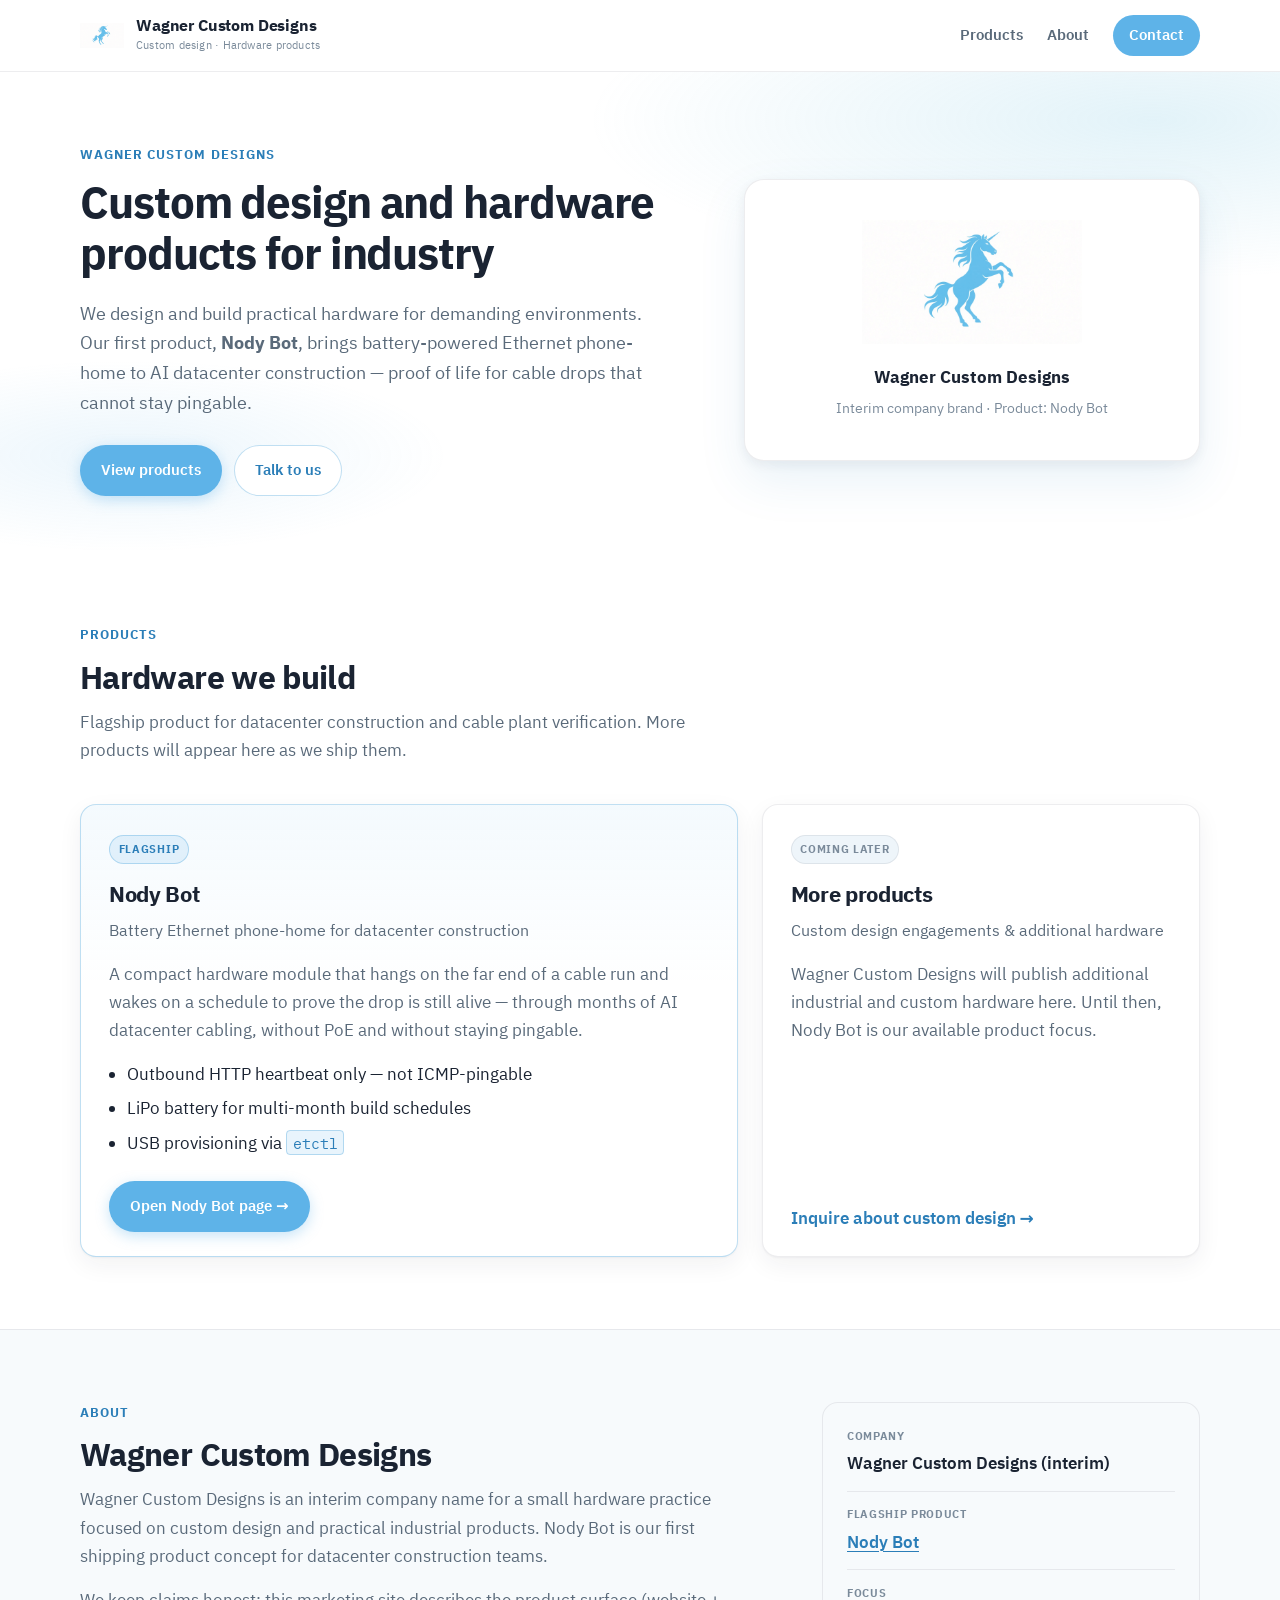
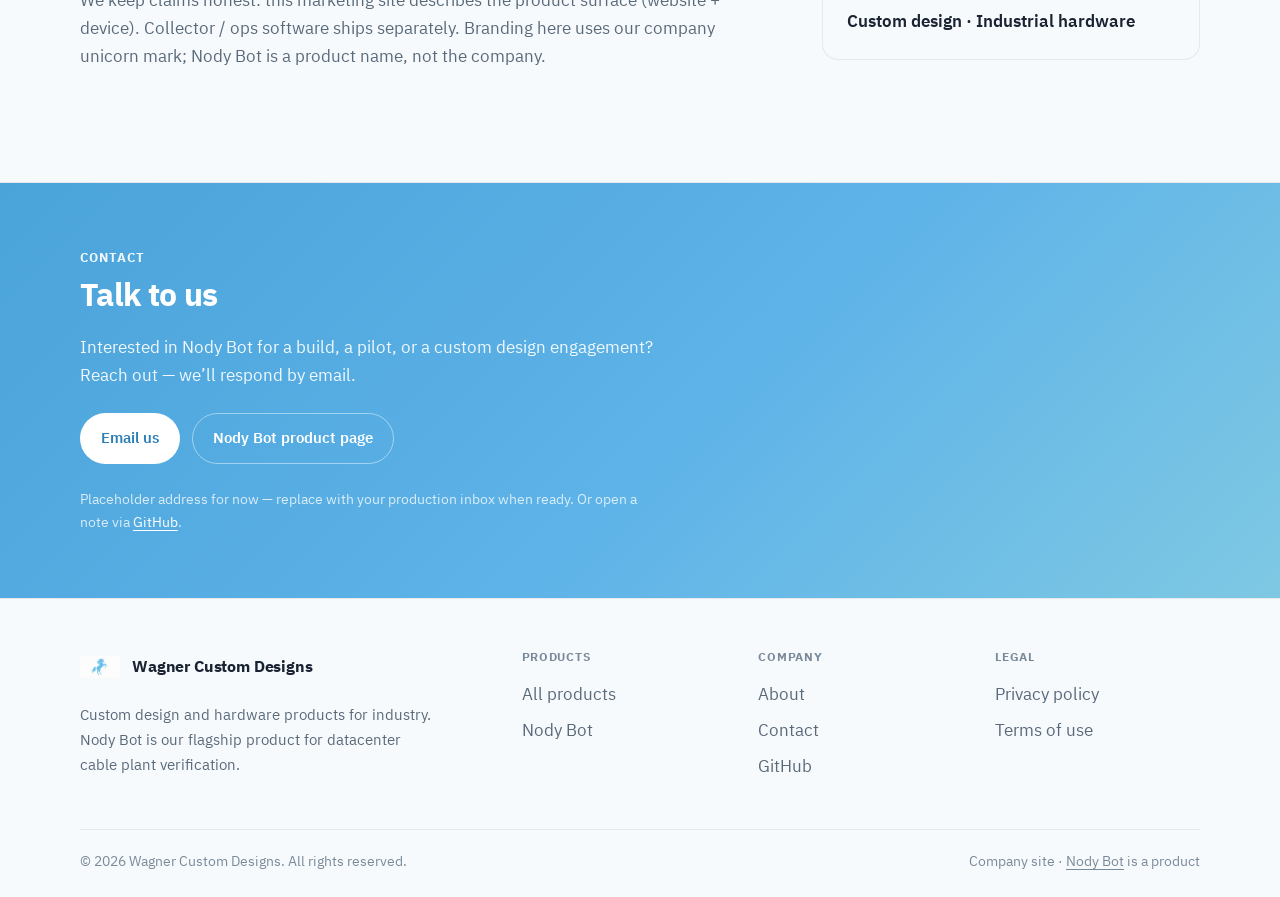
<file: index.html>
<!DOCTYPE html>
<html lang="en">
<head>
  <meta charset="utf-8" />
  <meta name="viewport" content="width=device-width, initial-scale=1" />
  <meta name="description" content="Wagner Custom Designs — custom design and hardware products for industry. Flagship product: Nody Bot." />
  <meta name="theme-color" content="#5EB3E8" />
  <title>Wagner Custom Designs — Custom Design &amp; Hardware Products</title>
  <link rel="icon" href="assets/wagner-unicorn-logo.png" type="image/png" sizes="any" />
  <link rel="icon" href="assets/favicon.svg" type="image/svg+xml" />
  <link rel="apple-touch-icon" href="assets/wagner-unicorn-logo.png" />
  <link rel="stylesheet" href="styles.css" />
</head>
<body>
  <a class="skip-link" href="#main">Skip to content</a>

  <header class="site-header" id="top">
    <div class="wrap header-inner">
      <a class="brand" href="index.html" aria-label="Wagner Custom Designs home">
        <img class="brand-mark" src="assets/wagner-unicorn-logo.png" width="44" height="44" alt="" />
        <span class="brand-wordmark">
          <span class="brand-name">Wagner Custom Designs</span>
          <span class="brand-sub">Custom design · Hardware products</span>
        </span>
      </a>

      <button type="button" class="nav-toggle" id="nav-toggle" aria-expanded="false" aria-controls="primary-nav" aria-label="Open menu">
        <span class="nav-toggle-bar" aria-hidden="true"></span>
        <span class="nav-toggle-bar" aria-hidden="true"></span>
        <span class="nav-toggle-bar" aria-hidden="true"></span>
      </button>

      <nav class="nav" id="primary-nav" aria-label="Primary">
        <a href="#products">Products</a>
        <a href="#about">About</a>
        <a href="#contact" class="nav-cta">Contact</a>
      </nav>
    </div>
  </header>

  <main id="main">
    <!-- Hero: company positioning -->
    <section class="hero" aria-labelledby="hero-heading">
      <div class="wrap hero-grid">
        <div class="hero-copy">
          <p class="eyebrow">Wagner Custom Designs</p>
          <h1 id="hero-heading">Custom design and hardware products for industry</h1>
          <p class="lede">
            We design and build practical hardware for demanding environments.
            Our first product, <strong>Nody Bot</strong>, brings battery-powered Ethernet
            phone-home to AI datacenter construction — proof of life for cable drops
            that cannot stay pingable.
          </p>
          <div class="hero-actions">
            <a class="btn btn-primary" href="#products">View products</a>
            <a class="btn btn-secondary" href="#contact">Talk to us</a>
          </div>
        </div>

        <div class="hero-visual" aria-hidden="true">
          <div class="hero-card">
            <img class="hero-unicorn" src="assets/wagner-unicorn-logo.png" width="220" height="220" alt="" />
            <p class="hero-card-label">Wagner Custom Designs</p>
            <p class="hero-card-meta">Interim company brand · Product: Nody Bot</p>
          </div>
        </div>
      </div>
    </section>

    <!-- Products listing (cards link out) -->
    <section id="products" class="section">
      <div class="wrap">
        <header class="section-head">
          <p class="eyebrow">Products</p>
          <h2>Hardware we build</h2>
          <p class="section-lede">
            Flagship product for datacenter construction and cable plant verification.
            More products will appear here as we ship them.
          </p>
        </header>

        <div class="product-grid">
          <article class="product-card product-card-flagship">
            <div class="product-card-top">
              <span class="product-badge">Flagship</span>
              <h3>Nody Bot</h3>
              <p class="product-tagline">Battery Ethernet phone-home for datacenter construction</p>
            </div>
            <p>
              A compact hardware module that hangs on the far end of a cable run and wakes
              on a schedule to prove the drop is still alive — through months of AI datacenter
              cabling, without PoE and without staying pingable.
            </p>
            <ul class="product-highlights">
              <li>Outbound HTTP heartbeat only — not ICMP-pingable</li>
              <li>LiPo battery for multi-month build schedules</li>
              <li>USB provisioning via <code>etctl</code></li>
            </ul>
            <a class="btn btn-primary" href="nody-bot.html">Open Nody Bot page →</a>
          </article>

          <article class="product-card product-card-placeholder" aria-label="Future products">
            <div class="product-card-top">
              <span class="product-badge muted">Coming later</span>
              <h3>More products</h3>
              <p class="product-tagline">Custom design engagements &amp; additional hardware</p>
            </div>
            <p>
              Wagner Custom Designs will publish additional industrial and custom hardware
              here. Until then, Nody Bot is our available product focus.
            </p>
            <a class="text-link" href="#contact">Inquire about custom design →</a>
          </article>
        </div>
      </div>
    </section>

    <!-- About -->
    <section id="about" class="section section-soft">
      <div class="wrap about-grid">
        <header class="section-head">
          <p class="eyebrow">About</p>
          <h2>Wagner Custom Designs</h2>
          <p class="section-lede">
            Wagner Custom Designs is an interim company name for a small hardware practice
            focused on custom design and practical industrial products. Nody Bot is our
            first shipping product concept for datacenter construction teams.
          </p>
          <p class="section-lede">
            We keep claims honest: this marketing site describes the product surface
            (website + device). Collector / ops software ships separately. Branding here
            uses our company unicorn mark; Nody Bot is a product name, not the company.
          </p>
        </header>
        <aside class="about-aside" aria-label="Company facts">
          <dl>
            <div>
              <dt>Company</dt>
              <dd>Wagner Custom Designs (interim)</dd>
            </div>
            <div>
              <dt>Flagship product</dt>
              <dd><a href="nody-bot.html">Nody Bot</a></dd>
            </div>
            <div>
              <dt>Focus</dt>
              <dd>Custom design · Industrial hardware</dd>
            </div>
          </dl>
        </aside>
      </div>
    </section>

    <!-- Contact -->
    <section id="contact" class="section section-cta">
      <div class="wrap cta-inner">
        <div class="cta-copy">
          <p class="eyebrow eyebrow-light">Contact</p>
          <h2>Talk to us</h2>
          <p>
            Interested in Nody Bot for a build, a pilot, or a custom design engagement?
            Reach out — we’ll respond by email.
          </p>
        </div>
        <div class="cta-actions">
          <a class="btn btn-on-blue" href="mailto:hello@wagnercustomdesigns.example?subject=Wagner%20Custom%20Designs%20inquiry">Email us</a>
          <a class="btn btn-ghost-light" href="nody-bot.html">Nody Bot product page</a>
        </div>
        <p class="cta-note">
          Placeholder address for now — replace with your production inbox when ready.
          Or open a note via
          <a href="https://github.com/roguespark-04/nody-box-web">GitHub</a>.
        </p>
      </div>
    </section>
  </main>

  <footer class="site-footer">
    <div class="wrap footer-grid">
      <div class="footer-brand">
        <a class="brand brand-footer" href="index.html" aria-label="Wagner Custom Designs home">
          <img class="brand-mark" src="assets/wagner-unicorn-logo.png" width="40" height="40" alt="" />
          <span class="brand-name">Wagner Custom Designs</span>
        </a>
        <p class="footer-tagline">
          Custom design and hardware products for industry. Nody Bot is our flagship
          product for datacenter cable plant verification.
        </p>
      </div>

      <nav class="footer-col" aria-label="Products">
        <h3>Products</h3>
        <ul>
          <li><a href="#products">All products</a></li>
          <li><a href="nody-bot.html">Nody Bot</a></li>
        </ul>
      </nav>

      <nav class="footer-col" aria-label="Company">
        <h3>Company</h3>
        <ul>
          <li><a href="#about">About</a></li>
          <li><a href="#contact">Contact</a></li>
          <li><a href="https://github.com/roguespark-04/nody-box-web">GitHub</a></li>
        </ul>
      </nav>

      <nav class="footer-col" aria-label="Legal">
        <h3>Legal</h3>
        <ul>
          <li><a href="privacy.html">Privacy policy</a></li>
          <li><a href="terms.html">Terms of use</a></li>
        </ul>
      </nav>
    </div>
    <div class="wrap footer-bottom">
      <p>© 2026 Wagner Custom Designs. All rights reserved.</p>
      <p class="footer-meta">Company site · <a href="nody-bot.html">Nody Bot</a> is a product</p>
    </div>
  </footer>

  <script src="app.js" defer></script>
</body>
</html>
</file>
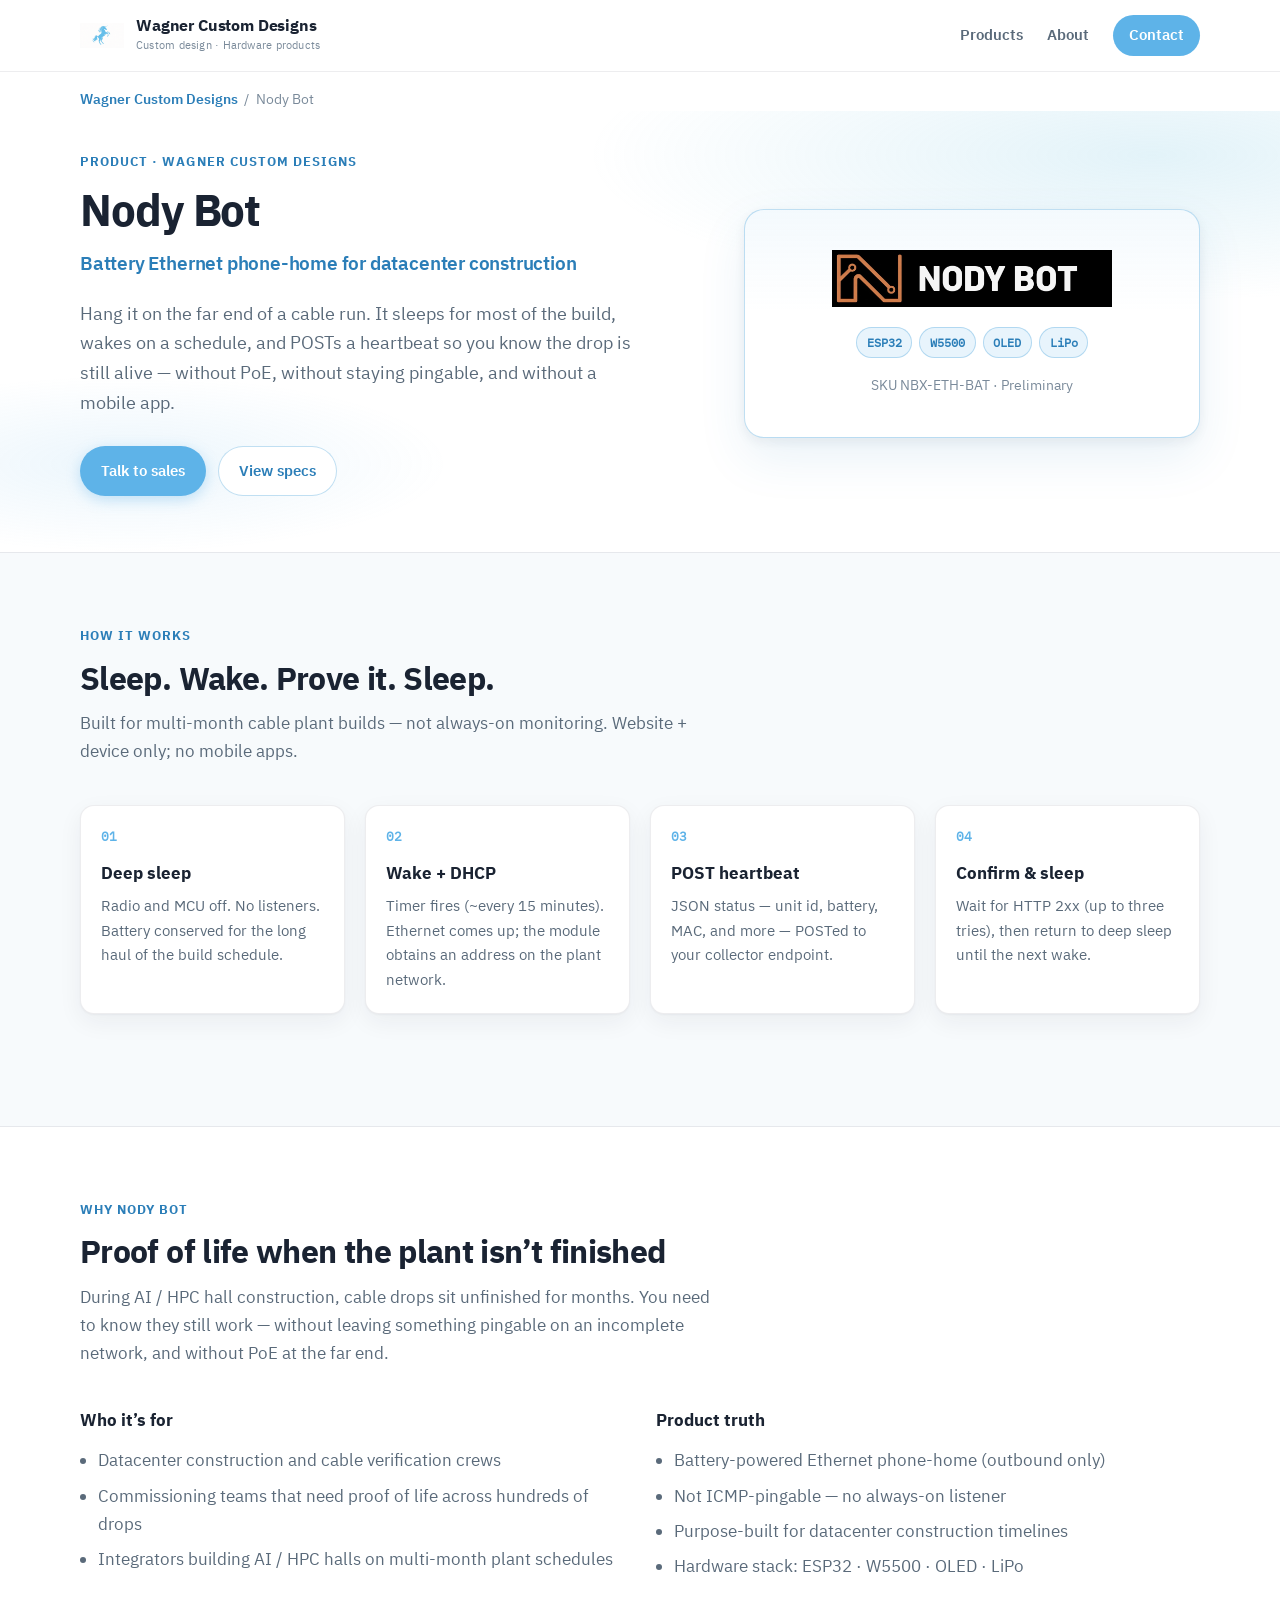
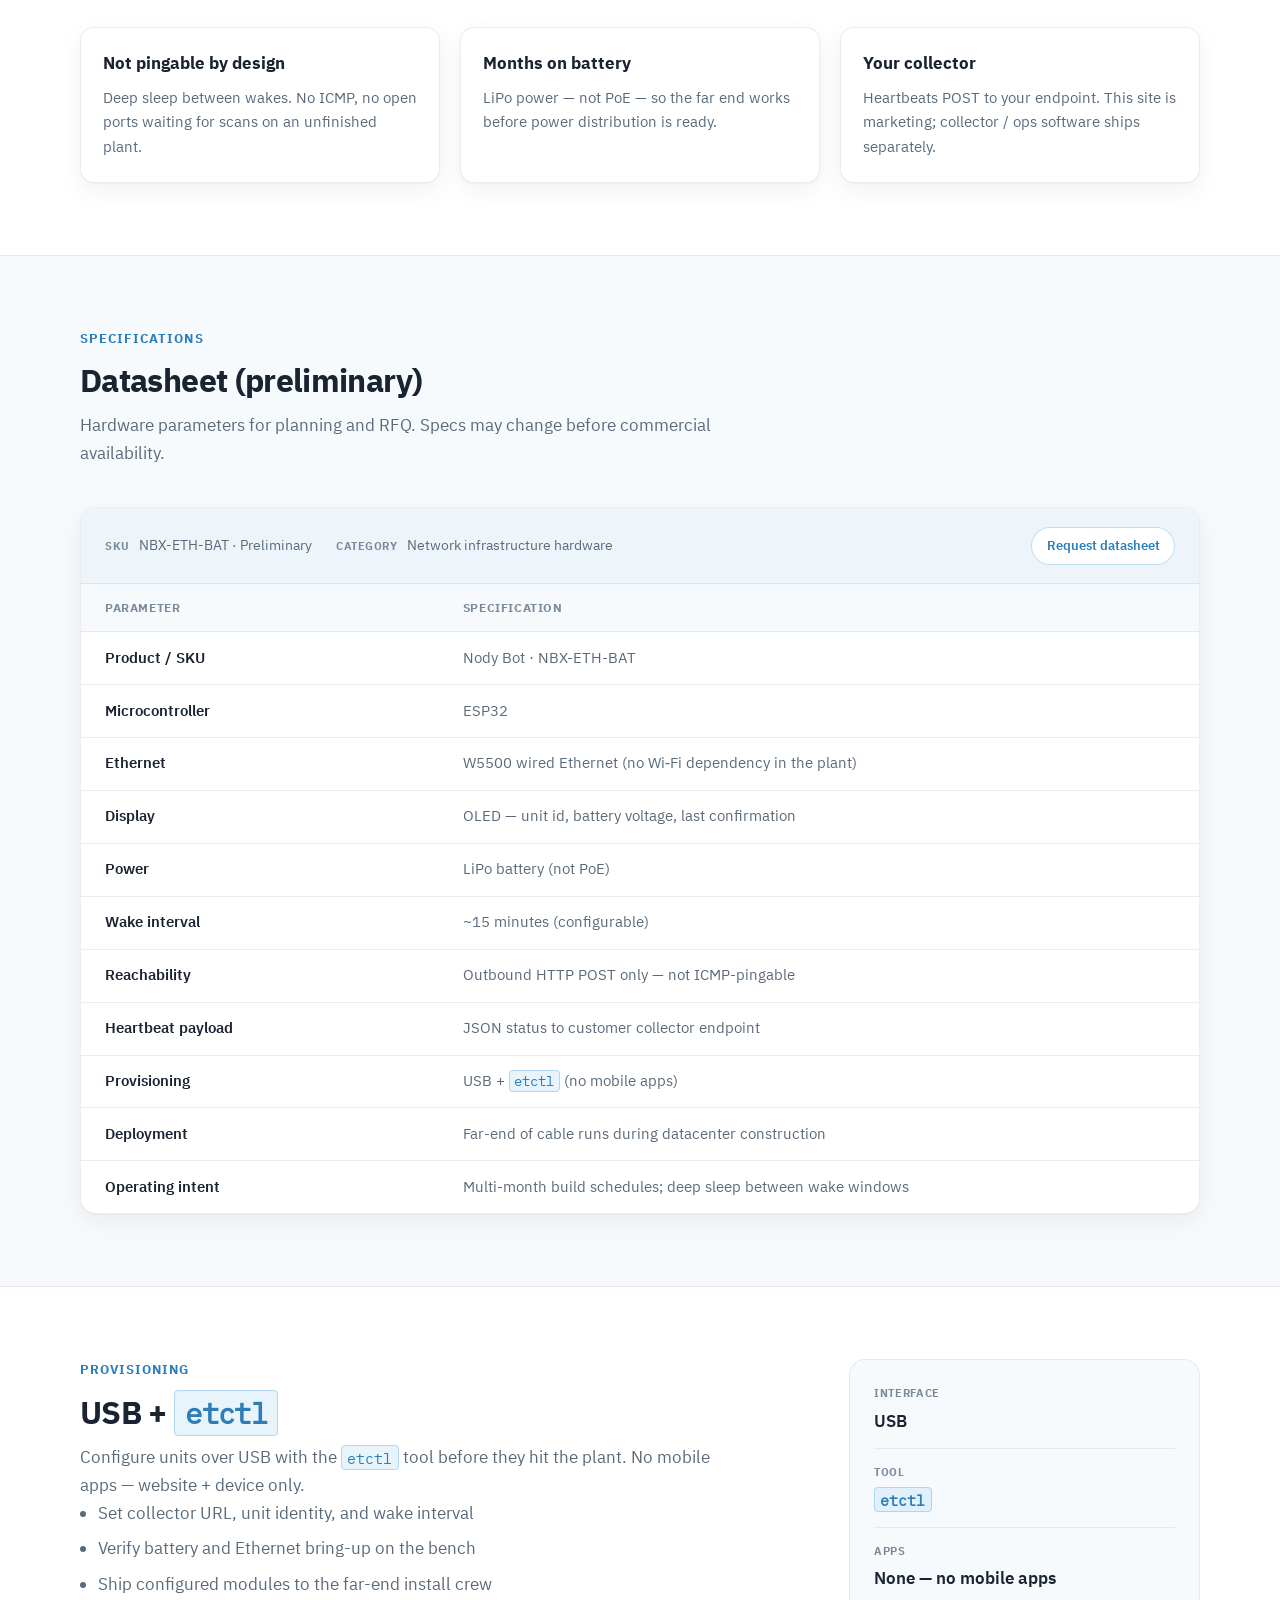
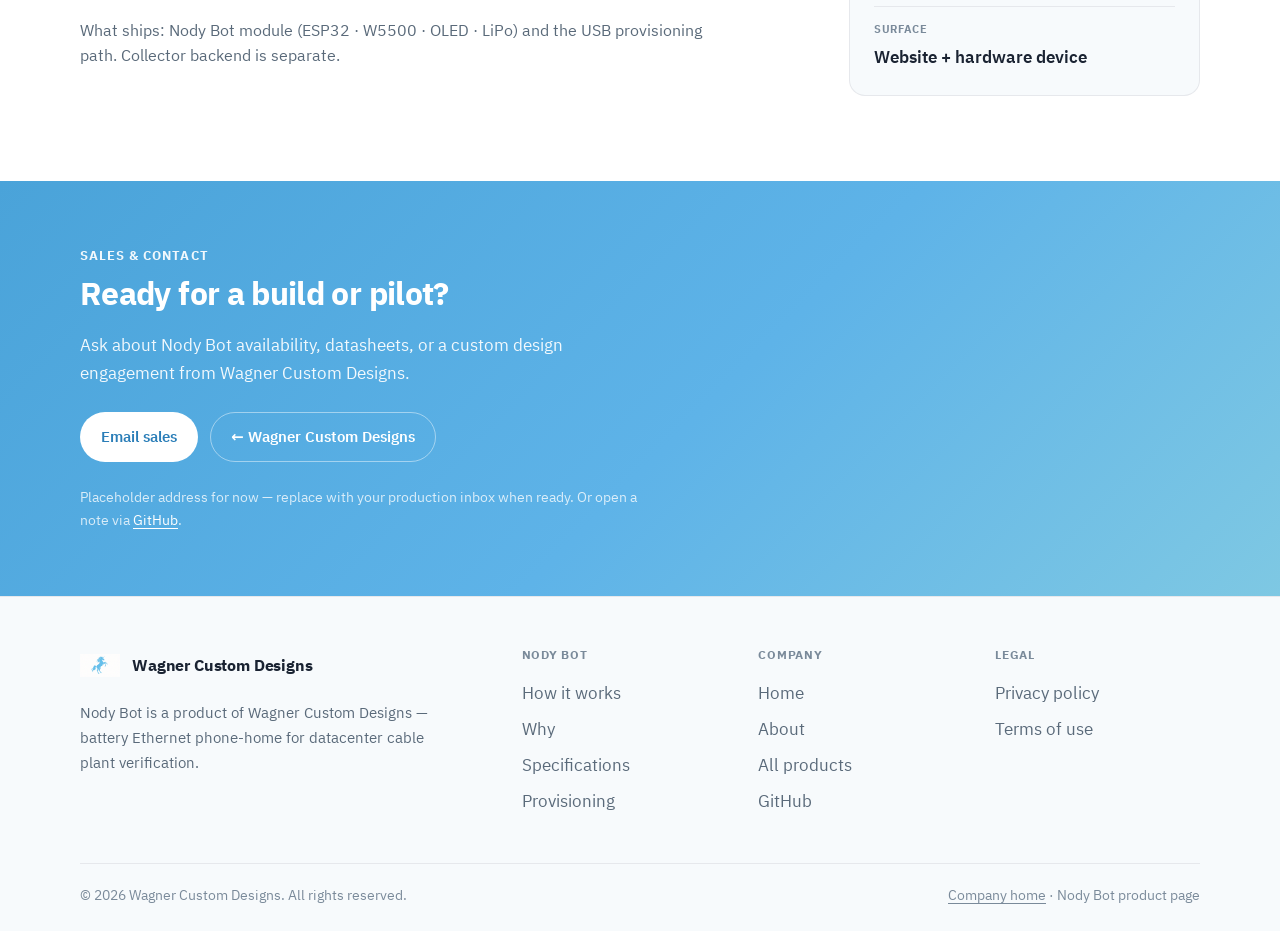
<file: nody-bot.html>
<!DOCTYPE html>
<html lang="en">
<head>
  <meta charset="utf-8" />
  <meta name="viewport" content="width=device-width, initial-scale=1" />
  <meta name="description" content="Nody Bot — battery-powered Ethernet phone-home for AI datacenter construction. ESP32 · W5500 · OLED · LiPo. Outbound heartbeat only; not pingable. USB / etctl provisioning." />
  <meta name="theme-color" content="#5EB3E8" />
  <title>Nody Bot — Battery Ethernet Phone-Home · Wagner Custom Designs</title>
  <link rel="icon" href="assets/wagner-unicorn-logo.png" type="image/png" sizes="any" />
  <link rel="icon" href="assets/favicon.svg" type="image/svg+xml" />
  <link rel="apple-touch-icon" href="assets/wagner-unicorn-logo.png" />
  <link rel="stylesheet" href="styles.css" />
</head>
<body class="page-product">
  <a class="skip-link" href="#main">Skip to content</a>

  <header class="site-header" id="top">
    <div class="wrap header-inner">
      <a class="brand" href="index.html" aria-label="Wagner Custom Designs home">
        <img class="brand-mark" src="assets/wagner-unicorn-logo.png" width="44" height="44" alt="" />
        <span class="brand-wordmark">
          <span class="brand-name">Wagner Custom Designs</span>
          <span class="brand-sub">Custom design · Hardware products</span>
        </span>
      </a>

      <button type="button" class="nav-toggle" id="nav-toggle" aria-expanded="false" aria-controls="primary-nav" aria-label="Open menu">
        <span class="nav-toggle-bar" aria-hidden="true"></span>
        <span class="nav-toggle-bar" aria-hidden="true"></span>
        <span class="nav-toggle-bar" aria-hidden="true"></span>
      </button>

      <nav class="nav" id="primary-nav" aria-label="Primary">
        <a href="index.html#products">Products</a>
        <a href="index.html#about">About</a>
        <a href="#contact" class="nav-cta">Contact</a>
      </nav>
    </div>
  </header>

  <main id="main">
    <div class="wrap breadcrumb-bar">
      <nav class="breadcrumb" aria-label="Breadcrumb">
        <a href="index.html">Wagner Custom Designs</a>
        <span class="breadcrumb-sep" aria-hidden="true">/</span>
        <span aria-current="page">Nody Bot</span>
      </nav>
    </div>

    <!-- Product hero -->
    <section class="hero product-hero" aria-labelledby="hero-heading">
      <div class="wrap hero-grid">
        <div class="hero-copy">
          <p class="eyebrow">Product · Wagner Custom Designs</p>
          <h1 id="hero-heading">Nody Bot</h1>
          <p class="product-hero-tagline">Battery Ethernet phone-home for datacenter construction</p>
          <p class="lede">
            Hang it on the far end of a cable run. It sleeps for most of the build,
            wakes on a schedule, and POSTs a heartbeat so you know the drop is still
            alive — without PoE, without staying pingable, and without a mobile app.
          </p>
          <div class="hero-actions">
            <a class="btn btn-primary" href="#contact">Talk to sales</a>
            <a class="btn btn-secondary" href="#specs">View specs</a>
          </div>
        </div>

        <div class="hero-visual" aria-hidden="true">
          <div class="hero-card product-hero-card">
            <img class="hero-product-mark" src="assets/nody-bot-logo-lockup.png" width="280" height="120" alt="" />
            <ul class="product-hero-chips">
              <li>ESP32</li>
              <li>W5500</li>
              <li>OLED</li>
              <li>LiPo</li>
            </ul>
            <p class="hero-card-meta">SKU NBX-ETH-BAT · Preliminary</p>
          </div>
        </div>
      </div>
    </section>

    <!-- How it works -->
    <section id="how" class="section section-soft">
      <div class="wrap">
        <header class="section-head">
          <p class="eyebrow">How it works</p>
          <h2>Sleep. Wake. Prove it. Sleep.</h2>
          <p class="section-lede">
            Built for multi-month cable plant builds — not always-on monitoring.
            Website + device only; no mobile apps.
          </p>
        </header>

        <ol class="steps">
          <li>
            <span class="step-num">01</span>
            <div>
              <h3>Deep sleep</h3>
              <p>Radio and MCU off. No listeners. Battery conserved for the long haul of the build schedule.</p>
            </div>
          </li>
          <li>
            <span class="step-num">02</span>
            <div>
              <h3>Wake + DHCP</h3>
              <p>Timer fires (~every 15 minutes). Ethernet comes up; the module obtains an address on the plant network.</p>
            </div>
          </li>
          <li>
            <span class="step-num">03</span>
            <div>
              <h3>POST heartbeat</h3>
              <p>JSON status — unit id, battery, MAC, and more — POSTed to your collector endpoint.</p>
            </div>
          </li>
          <li>
            <span class="step-num">04</span>
            <div>
              <h3>Confirm &amp; sleep</h3>
              <p>Wait for HTTP 2xx (up to three tries), then return to deep sleep until the next wake.</p>
            </div>
          </li>
        </ol>
      </div>
    </section>

    <!-- Why -->
    <section id="why" class="section">
      <div class="wrap">
        <header class="section-head">
          <p class="eyebrow">Why Nody Bot</p>
          <h2>Proof of life when the plant isn’t finished</h2>
          <p class="section-lede">
            During AI / HPC hall construction, cable drops sit unfinished for months.
            You need to know they still work — without leaving something pingable on
            an incomplete network, and without PoE at the far end.
          </p>
        </header>

        <div class="detail-split">
          <div>
            <h3 class="subhead">Who it’s for</h3>
            <ul class="plain-list">
              <li>Datacenter construction and cable verification crews</li>
              <li>Commissioning teams that need proof of life across hundreds of drops</li>
              <li>Integrators building AI / HPC halls on multi-month plant schedules</li>
            </ul>
          </div>
          <div>
            <h3 class="subhead">Product truth</h3>
            <ul class="plain-list">
              <li>Battery-powered Ethernet phone-home (outbound only)</li>
              <li>Not ICMP-pingable — no always-on listener</li>
              <li>Purpose-built for datacenter construction timelines</li>
              <li>Hardware stack: ESP32 · W5500 · OLED · LiPo</li>
            </ul>
          </div>
        </div>

        <div class="why-grid">
          <article class="why-card">
            <h3>Not pingable by design</h3>
            <p>Deep sleep between wakes. No ICMP, no open ports waiting for scans on an unfinished plant.</p>
          </article>
          <article class="why-card">
            <h3>Months on battery</h3>
            <p>LiPo power — not PoE — so the far end works before power distribution is ready.</p>
          </article>
          <article class="why-card">
            <h3>Your collector</h3>
            <p>Heartbeats POST to your endpoint. This site is marketing; collector / ops software ships separately.</p>
          </article>
        </div>
      </div>
    </section>

    <!-- Specs / datasheet -->
    <section id="specs" class="section section-soft">
      <div class="wrap">
        <header class="section-head">
          <p class="eyebrow">Specifications</p>
          <h2>Datasheet (preliminary)</h2>
          <p class="section-lede">
            Hardware parameters for planning and RFQ. Specs may change before commercial availability.
          </p>
        </header>

        <div class="datasheet">
          <div class="datasheet-meta">
            <p><span>SKU</span> NBX-ETH-BAT · Preliminary</p>
            <p><span>Category</span> Network infrastructure hardware</p>
            <a class="btn btn-secondary btn-sm" href="mailto:hello@wagnercustomdesigns.example?subject=Nody%20Bot%20datasheet%20request">Request datasheet</a>
          </div>

          <table class="specs-table">
            <caption class="visually-hidden">Nody Bot hardware specifications</caption>
            <thead>
              <tr>
                <th scope="col">Parameter</th>
                <th scope="col">Specification</th>
              </tr>
            </thead>
            <tbody>
              <tr>
                <th scope="row">Product / SKU</th>
                <td>Nody Bot · NBX-ETH-BAT</td>
              </tr>
              <tr>
                <th scope="row">Microcontroller</th>
                <td>ESP32</td>
              </tr>
              <tr>
                <th scope="row">Ethernet</th>
                <td>W5500 wired Ethernet (no Wi‑Fi dependency in the plant)</td>
              </tr>
              <tr>
                <th scope="row">Display</th>
                <td>OLED — unit id, battery voltage, last confirmation</td>
              </tr>
              <tr>
                <th scope="row">Power</th>
                <td>LiPo battery (not PoE)</td>
              </tr>
              <tr>
                <th scope="row">Wake interval</th>
                <td>~15 minutes (configurable)</td>
              </tr>
              <tr>
                <th scope="row">Reachability</th>
                <td>Outbound HTTP POST only — not ICMP-pingable</td>
              </tr>
              <tr>
                <th scope="row">Heartbeat payload</th>
                <td>JSON status to customer collector endpoint</td>
              </tr>
              <tr>
                <th scope="row">Provisioning</th>
                <td>USB + <code>etctl</code> (no mobile apps)</td>
              </tr>
              <tr>
                <th scope="row">Deployment</th>
                <td>Far-end of cable runs during datacenter construction</td>
              </tr>
              <tr>
                <th scope="row">Operating intent</th>
                <td>Multi-month build schedules; deep sleep between wake windows</td>
              </tr>
            </tbody>
          </table>
        </div>
      </div>
    </section>

    <!-- Provisioning -->
    <section id="provisioning" class="section">
      <div class="wrap provision-grid">
        <header class="section-head">
          <p class="eyebrow">Provisioning</p>
          <h2>USB + <code>etctl</code></h2>
          <p class="section-lede">
            Configure units over USB with the <code>etctl</code> tool before they hit the plant.
            No mobile apps — website + device only.
          </p>
          <ul class="plain-list">
            <li>Set collector URL, unit identity, and wake interval</li>
            <li>Verify battery and Ethernet bring-up on the bench</li>
            <li>Ship configured modules to the far-end install crew</li>
          </ul>
          <p class="provision-note">
            What ships: Nody Bot module (ESP32 · W5500 · OLED · LiPo) and the USB
            provisioning path. Collector backend is separate.
          </p>
        </header>
        <aside class="provision-aside" aria-label="Provisioning summary">
          <dl>
            <div>
              <dt>Interface</dt>
              <dd>USB</dd>
            </div>
            <div>
              <dt>Tool</dt>
              <dd><code>etctl</code></dd>
            </div>
            <div>
              <dt>Apps</dt>
              <dd>None — no mobile apps</dd>
            </div>
            <div>
              <dt>Surface</dt>
              <dd>Website + hardware device</dd>
            </div>
          </dl>
        </aside>
      </div>
    </section>

    <!-- Sales / contact CTA -->
    <section id="contact" class="section section-cta">
      <div class="wrap cta-inner">
        <div class="cta-copy">
          <p class="eyebrow eyebrow-light">Sales &amp; contact</p>
          <h2>Ready for a build or pilot?</h2>
          <p>
            Ask about Nody Bot availability, datasheets, or a custom design engagement
            from Wagner Custom Designs.
          </p>
        </div>
        <div class="cta-actions">
          <a class="btn btn-on-blue" href="mailto:hello@wagnercustomdesigns.example?subject=Nody%20Bot%20inquiry">Email sales</a>
          <a class="btn btn-ghost-light" href="index.html">← Wagner Custom Designs</a>
        </div>
        <p class="cta-note">
          Placeholder address for now — replace with your production inbox when ready.
          Or open a note via
          <a href="https://github.com/roguespark-04/nody-box-web">GitHub</a>.
        </p>
      </div>
    </section>
  </main>

  <footer class="site-footer">
    <div class="wrap footer-grid">
      <div class="footer-brand">
        <a class="brand brand-footer" href="index.html" aria-label="Wagner Custom Designs home">
          <img class="brand-mark" src="assets/wagner-unicorn-logo.png" width="40" height="40" alt="" />
          <span class="brand-name">Wagner Custom Designs</span>
        </a>
        <p class="footer-tagline">
          Nody Bot is a product of Wagner Custom Designs — battery Ethernet phone-home
          for datacenter cable plant verification.
        </p>
      </div>

      <nav class="footer-col" aria-label="Product">
        <h3>Nody Bot</h3>
        <ul>
          <li><a href="#how">How it works</a></li>
          <li><a href="#why">Why</a></li>
          <li><a href="#specs">Specifications</a></li>
          <li><a href="#provisioning">Provisioning</a></li>
        </ul>
      </nav>

      <nav class="footer-col" aria-label="Company">
        <h3>Company</h3>
        <ul>
          <li><a href="index.html">Home</a></li>
          <li><a href="index.html#about">About</a></li>
          <li><a href="index.html#products">All products</a></li>
          <li><a href="https://github.com/roguespark-04/nody-box-web">GitHub</a></li>
        </ul>
      </nav>

      <nav class="footer-col" aria-label="Legal">
        <h3>Legal</h3>
        <ul>
          <li><a href="privacy.html">Privacy policy</a></li>
          <li><a href="terms.html">Terms of use</a></li>
        </ul>
      </nav>
    </div>
    <div class="wrap footer-bottom">
      <p>© 2026 Wagner Custom Designs. All rights reserved.</p>
      <p class="footer-meta"><a href="index.html">Company home</a> · Nody Bot product page</p>
    </div>
  </footer>

  <script src="app.js" defer></script>
</body>
</html>
</file>
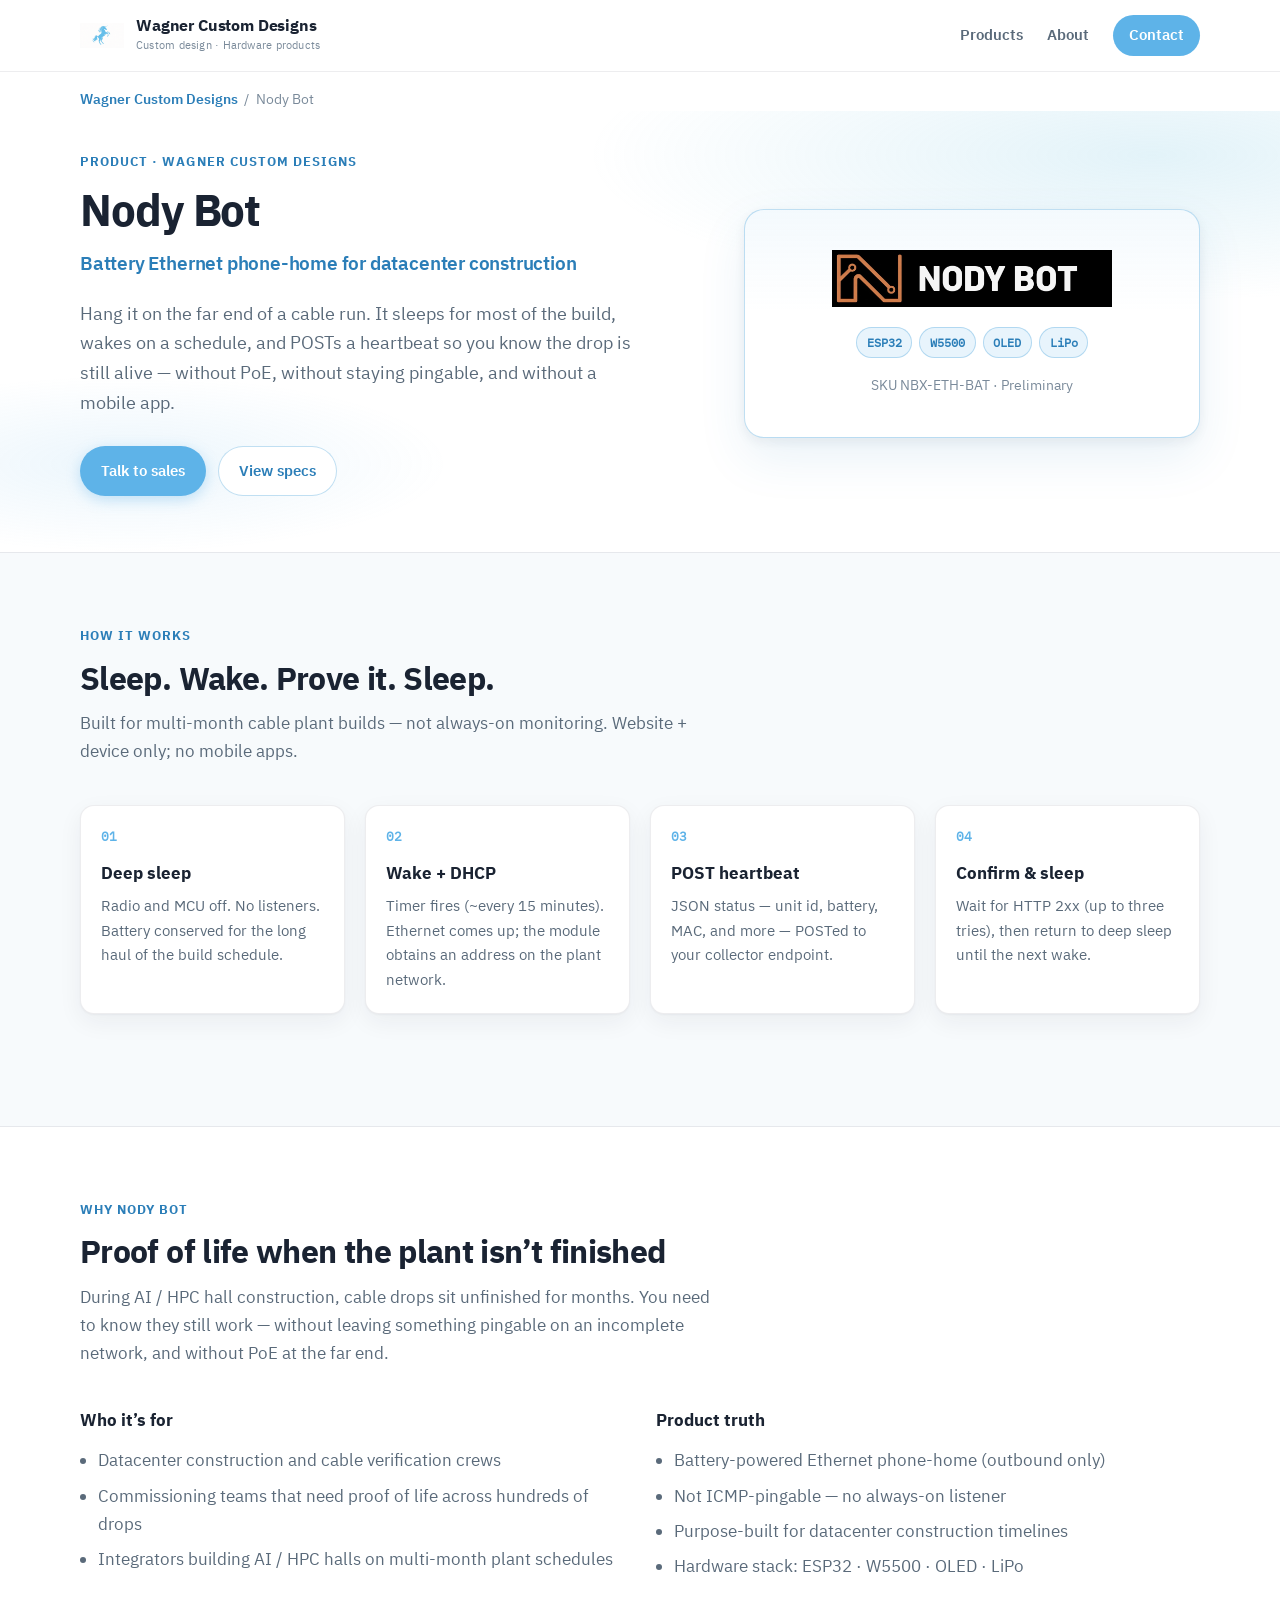
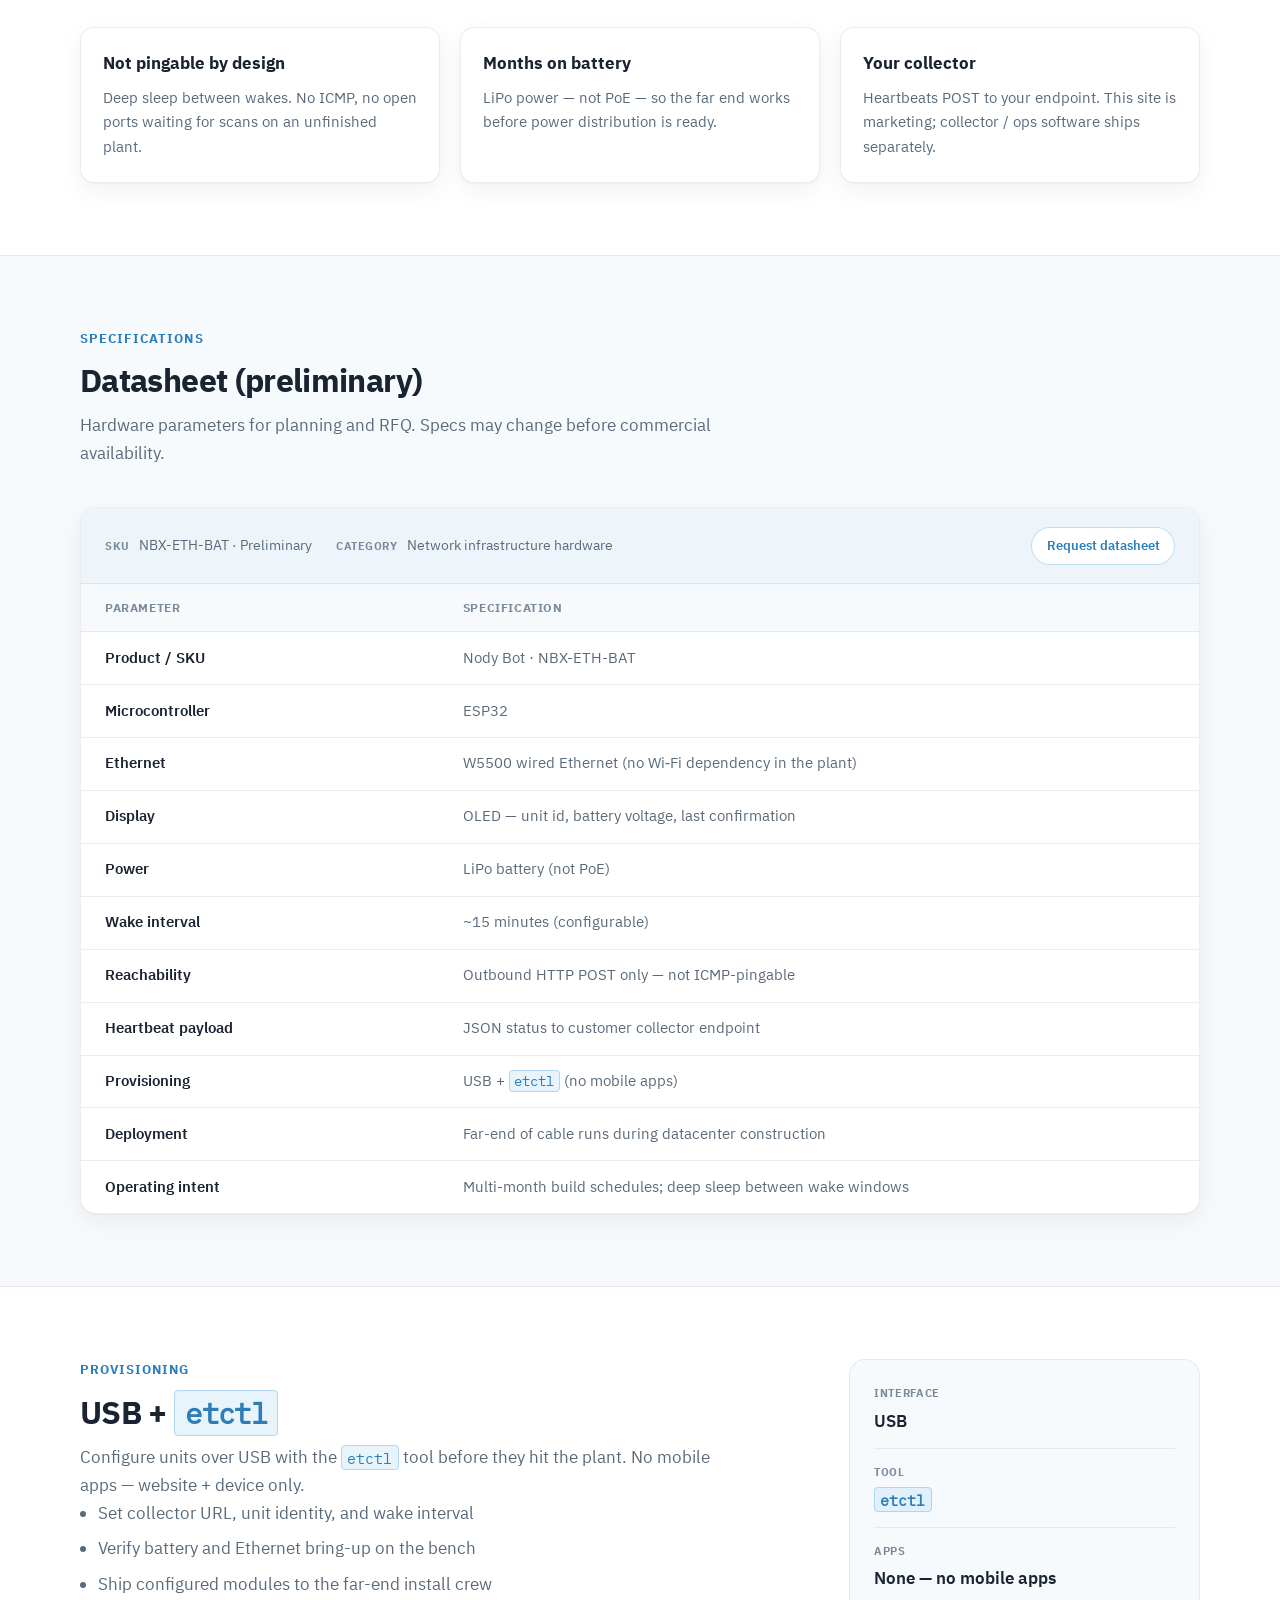
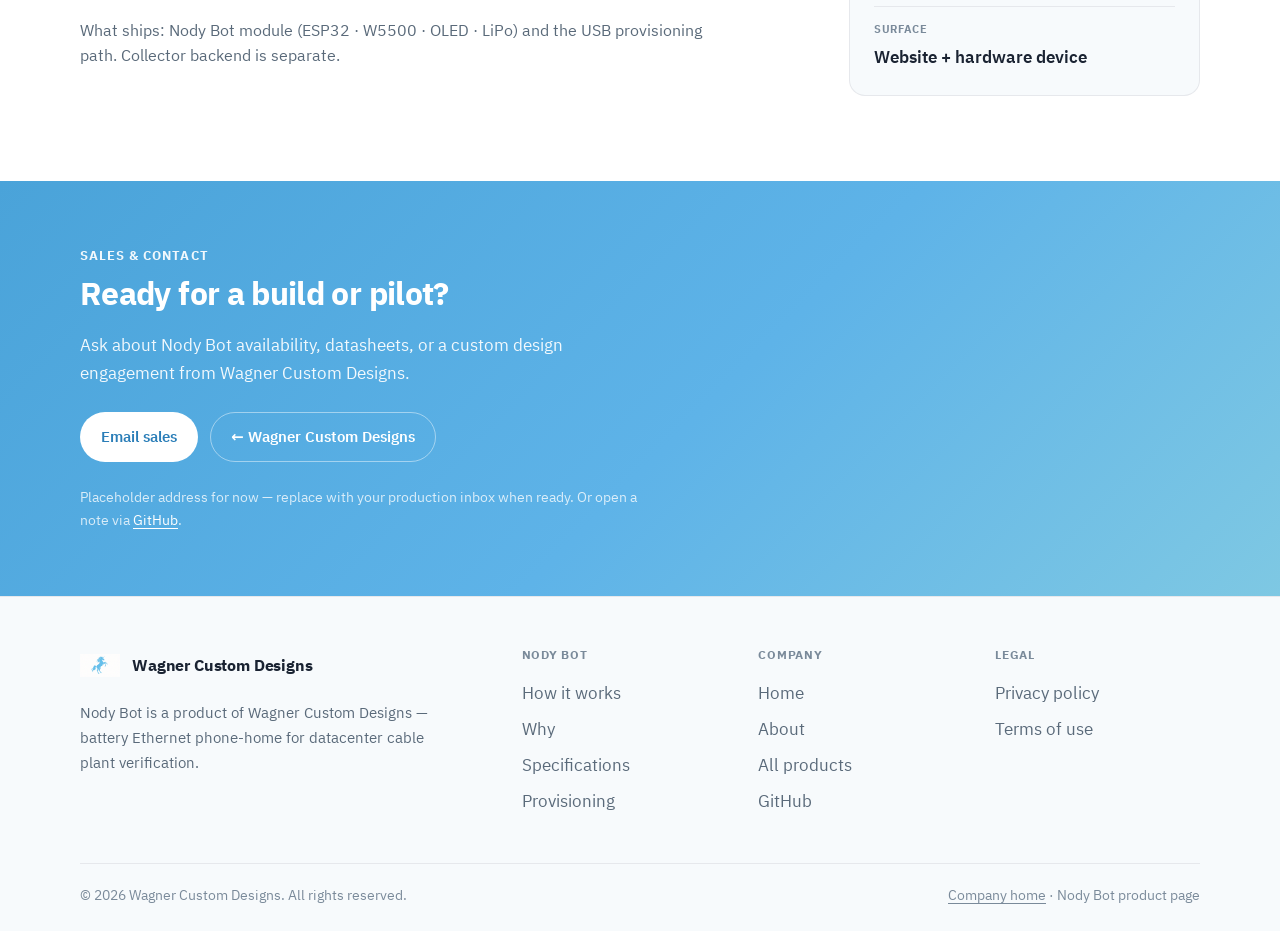
<file: nody-box.html>
<!DOCTYPE html>
<html lang="en">
<head>
  <meta charset="utf-8" />
  <meta http-equiv="refresh" content="0; url=nody-bot.html" />
  <link rel="canonical" href="nody-bot.html" />
  <title>Redirecting to Nody Bot — Wagner Custom Designs</title>
  <script>location.replace("nody-bot.html" + location.search + location.hash);</script>
</head>
<body>
  <p>This product was renamed. Continue to <a href="nody-bot.html">Nody Bot</a>.</p>
</body>
</html>
</file>
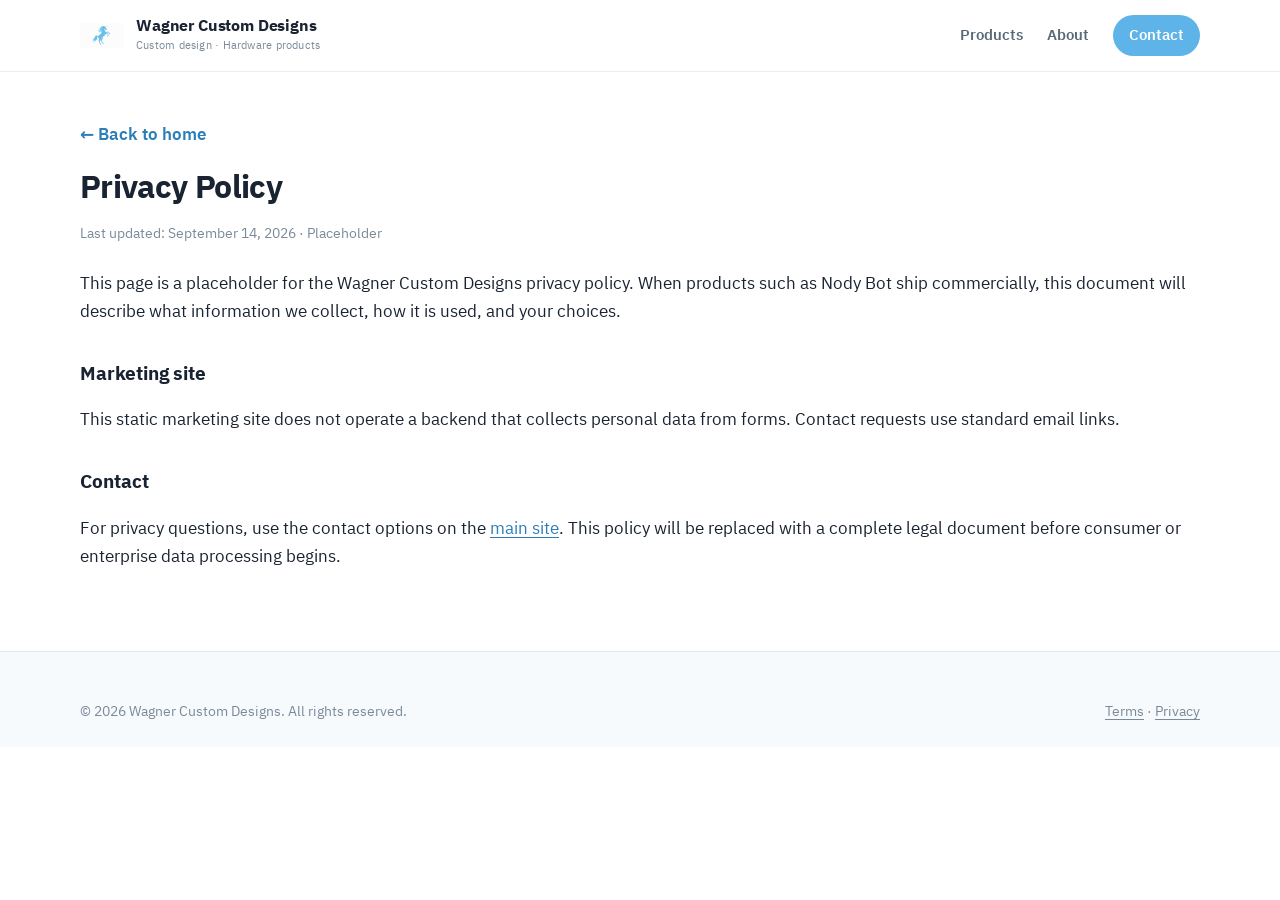
<file: privacy.html>
<!DOCTYPE html>
<html lang="en">
<head>
  <meta charset="utf-8" />
  <meta name="viewport" content="width=device-width, initial-scale=1" />
  <meta name="description" content="Wagner Custom Designs Privacy Policy placeholder." />
  <meta name="theme-color" content="#5EB3E8" />
  <title>Privacy Policy — Wagner Custom Designs</title>
  <link rel="icon" href="assets/wagner-unicorn-logo.png" type="image/png" sizes="any" />
  <link rel="icon" href="assets/favicon.svg" type="image/svg+xml" />
  <link rel="stylesheet" href="styles.css" />
</head>
<body>
  <a class="skip-link" href="#main">Skip to content</a>

  <header class="site-header">
    <div class="wrap header-inner">
      <a class="brand" href="index.html" aria-label="Wagner Custom Designs home">
        <img class="brand-mark" src="assets/wagner-unicorn-logo.png" width="44" height="44" alt="" />
        <span class="brand-wordmark">
          <span class="brand-name">Wagner Custom Designs</span>
          <span class="brand-sub">Custom design · Hardware products</span>
        </span>
      </a>
      <nav class="nav" aria-label="Primary">
        <a href="index.html#products">Products</a>
        <a href="index.html#about">About</a>
        <a href="index.html#contact" class="nav-cta">Contact</a>
      </nav>
    </div>
  </header>

  <main id="main" class="legal-main">
    <div class="wrap">
      <a class="back" href="index.html">← Back to home</a>
      <h1>Privacy Policy</h1>
      <p class="legal-meta">Last updated: September 14, 2026 · Placeholder</p>

      <p>
        This page is a placeholder for the Wagner Custom Designs privacy policy. When
        products such as Nody Bot ship commercially, this document will describe what
        information we collect, how it is used, and your choices.
      </p>

      <h2>Marketing site</h2>
      <p>
        This static marketing site does not operate a backend that collects personal data
        from forms. Contact requests use standard email links.
      </p>

      <h2>Contact</h2>
      <p>
        For privacy questions, use the contact options on the
        <a href="index.html#contact">main site</a>. This policy will be replaced with
        a complete legal document before consumer or enterprise data processing begins.
      </p>
    </div>
  </main>

  <footer class="site-footer">
    <div class="wrap footer-bottom" style="border:0;padding-top:0">
      <p>© 2026 Wagner Custom Designs. All rights reserved.</p>
      <p class="footer-meta"><a href="terms.html">Terms</a> · <a href="privacy.html">Privacy</a></p>
    </div>
  </footer>
</body>
</html>
</file>
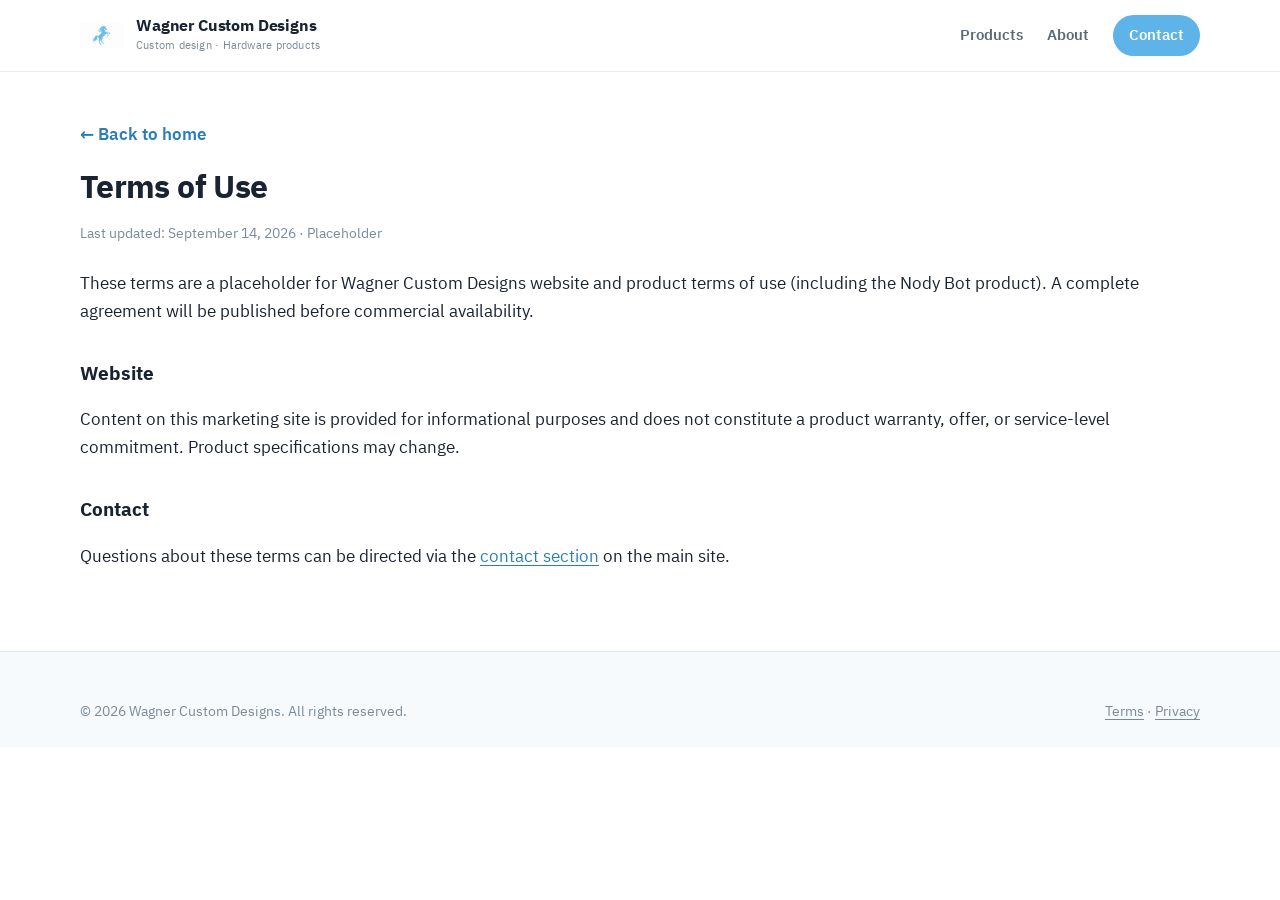
<file: terms.html>
<!DOCTYPE html>
<html lang="en">
<head>
  <meta charset="utf-8" />
  <meta name="viewport" content="width=device-width, initial-scale=1" />
  <meta name="description" content="Wagner Custom Designs Terms of Use placeholder." />
  <meta name="theme-color" content="#5EB3E8" />
  <title>Terms of Use — Wagner Custom Designs</title>
  <link rel="icon" href="assets/wagner-unicorn-logo.png" type="image/png" sizes="any" />
  <link rel="icon" href="assets/favicon.svg" type="image/svg+xml" />
  <link rel="stylesheet" href="styles.css" />
</head>
<body>
  <a class="skip-link" href="#main">Skip to content</a>

  <header class="site-header">
    <div class="wrap header-inner">
      <a class="brand" href="index.html" aria-label="Wagner Custom Designs home">
        <img class="brand-mark" src="assets/wagner-unicorn-logo.png" width="44" height="44" alt="" />
        <span class="brand-wordmark">
          <span class="brand-name">Wagner Custom Designs</span>
          <span class="brand-sub">Custom design · Hardware products</span>
        </span>
      </a>
      <nav class="nav" aria-label="Primary">
        <a href="index.html#products">Products</a>
        <a href="index.html#about">About</a>
        <a href="index.html#contact" class="nav-cta">Contact</a>
      </nav>
    </div>
  </header>

  <main id="main" class="legal-main">
    <div class="wrap">
      <a class="back" href="index.html">← Back to home</a>
      <h1>Terms of Use</h1>
      <p class="legal-meta">Last updated: September 14, 2026 · Placeholder</p>

      <p>
        These terms are a placeholder for Wagner Custom Designs website and product terms
        of use (including the Nody Bot product). A complete agreement will be published
        before commercial availability.
      </p>

      <h2>Website</h2>
      <p>
        Content on this marketing site is provided for informational purposes and does
        not constitute a product warranty, offer, or service-level commitment. Product
        specifications may change.
      </p>

      <h2>Contact</h2>
      <p>
        Questions about these terms can be directed via the
        <a href="index.html#contact">contact section</a> on the main site.
      </p>
    </div>
  </main>

  <footer class="site-footer">
    <div class="wrap footer-bottom" style="border:0;padding-top:0">
      <p>© 2026 Wagner Custom Designs. All rights reserved.</p>
      <p class="footer-meta"><a href="terms.html">Terms</a> · <a href="privacy.html">Privacy</a></p>
    </div>
  </footer>
</body>
</html>
</file>
<file: styles.css>
/* Self-hosted IBM Plex */
@font-face {
  font-family: "IBM Plex Sans";
  font-style: normal;
  font-weight: 400;
  font-display: swap;
  src: url("assets/fonts/plex-sans-400.woff2") format("woff2");
}
@font-face {
  font-family: "IBM Plex Sans";
  font-style: normal;
  font-weight: 600;
  font-display: swap;
  src: url("assets/fonts/plex-sans-600.woff2") format("woff2");
}
@font-face {
  font-family: "IBM Plex Sans";
  font-style: normal;
  font-weight: 700;
  font-display: swap;
  src: url("assets/fonts/plex-sans-700.woff2") format("woff2");
}
@font-face {
  font-family: "IBM Plex Mono";
  font-style: normal;
  font-weight: 400;
  font-display: swap;
  src: url("assets/fonts/plex-mono-400.woff2") format("woff2");
}

/* Wagner Custom Designs — white + ice/sky blue commercial company site */

:root {
  --bg: #ffffff;
  --bg-soft: #f7fafc;
  --bg-muted: #eef5fa;
  --bg-elevated: #ffffff;
  --bg-card: #ffffff;

  --text: #1a2332;
  --text-muted: #5a6a7a;
  --text-dim: #7a8a9a;
  --text-on-sky: #ffffff;

  --sky: #5eb3e8;
  --sky-bright: #7ec8e3;
  --sky-deep: #4aa3d9;
  --sky-ink: #2b7eb8;
  --sky-soft: rgba(94, 179, 232, 0.14);
  --sky-softer: rgba(94, 179, 232, 0.07);
  --sky-border: rgba(74, 163, 217, 0.35);

  --border: rgba(26, 35, 50, 0.08);
  --border-strong: rgba(26, 35, 50, 0.14);

  --font: "IBM Plex Sans", "Segoe UI", system-ui, -apple-system, sans-serif;
  --font-mono: "IBM Plex Mono", "SF Mono", ui-monospace, Menlo, Consolas, monospace;
  --radius: 10px;
  --radius-sm: 6px;
  --header-h: 72px;
  --max: 1120px;
  --ease: cubic-bezier(0.22, 1, 0.36, 1);
  --shadow: 0 1px 2px rgba(26, 35, 50, 0.04), 0 8px 24px rgba(26, 35, 50, 0.06);
  --shadow-lg: 0 4px 12px rgba(26, 35, 50, 0.06), 0 20px 48px rgba(43, 126, 184, 0.1);
}

*,
*::before,
*::after {
  box-sizing: border-box;
}

html {
  scroll-behavior: smooth;
  scroll-padding-top: calc(var(--header-h) + 16px);
}

body {
  margin: 0;
  font-family: var(--font);
  font-size: 1.0625rem;
  line-height: 1.65;
  color: var(--text);
  background: var(--bg);
  -webkit-font-smoothing: antialiased;
  text-rendering: optimizeLegibility;
}

img,
svg {
  display: block;
  max-width: 100%;
}

a {
  color: var(--sky-ink);
  text-decoration-thickness: 1px;
  text-underline-offset: 0.18em;
}

a:hover {
  color: var(--sky-deep);
}

a:focus-visible,
button:focus-visible {
  outline: 2px solid var(--sky);
  outline-offset: 2px;
}

code {
  font-family: var(--font-mono);
  font-size: 0.9em;
  color: var(--sky-ink);
  background: var(--sky-soft);
  padding: 0.1em 0.35em;
  border-radius: 4px;
  border: 1px solid var(--sky-border);
}

.wrap {
  width: min(100% - 3rem, var(--max));
  margin-inline: auto;
}

.skip-link {
  position: absolute;
  left: 1rem;
  top: -100px;
  z-index: 1000;
  background: var(--sky);
  color: var(--text-on-sky);
  padding: 0.65rem 1.1rem;
  border-radius: var(--radius-sm);
  font-weight: 600;
  text-decoration: none;
}

.skip-link:focus {
  top: 1rem;
}

.visually-hidden {
  position: absolute;
  width: 1px;
  height: 1px;
  padding: 0;
  margin: -1px;
  overflow: hidden;
  clip: rect(0, 0, 0, 0);
  white-space: nowrap;
  border: 0;
}

/* ========== Header ========== */
.site-header {
  position: sticky;
  top: 0;
  z-index: 100;
  height: var(--header-h);
  background: rgba(255, 255, 255, 0.92);
  backdrop-filter: blur(12px);
  border-bottom: 1px solid var(--border);
}

.header-inner {
  height: 100%;
  display: flex;
  align-items: center;
  justify-content: space-between;
  gap: 1.5rem;
}

.brand {
  display: flex;
  align-items: center;
  gap: 0.75rem;
  text-decoration: none;
  color: inherit;
  min-width: 0;
}

.brand:hover {
  color: inherit;
}

.brand-mark {
  width: 44px;
  height: 44px;
  object-fit: contain;
  flex-shrink: 0;
}

.brand-wordmark {
  display: flex;
  flex-direction: column;
  gap: 0.05rem;
  min-width: 0;
}

.brand-name {
  font-weight: 700;
  font-size: 1rem;
  letter-spacing: -0.01em;
  color: var(--text);
  line-height: 1.2;
}

.brand-sub {
  font-size: 0.7rem;
  color: var(--text-dim);
  letter-spacing: 0.02em;
  white-space: nowrap;
  overflow: hidden;
  text-overflow: ellipsis;
}

.nav {
  display: flex;
  align-items: center;
  gap: 0.25rem 1.5rem;
}

.nav a {
  color: var(--text-muted);
  text-decoration: none;
  font-weight: 600;
  font-size: 0.9375rem;
}

.nav a:hover {
  color: var(--sky-ink);
}

.nav-cta {
  background: var(--sky);
  color: var(--text-on-sky) !important;
  padding: 0.5rem 1rem;
  border-radius: 999px;
  font-weight: 600 !important;
}

.nav-cta:hover {
  background: var(--sky-deep);
  color: var(--text-on-sky) !important;
}

.nav-toggle {
  display: none;
  flex-direction: column;
  justify-content: center;
  gap: 5px;
  width: 44px;
  height: 44px;
  padding: 10px;
  border: 1px solid var(--border);
  border-radius: var(--radius-sm);
  background: var(--bg);
  cursor: pointer;
}

.nav-toggle-bar {
  display: block;
  height: 2px;
  width: 100%;
  background: var(--text);
  border-radius: 1px;
}

/* ========== Buttons ========== */
.btn {
  display: inline-flex;
  align-items: center;
  justify-content: center;
  gap: 0.4rem;
  padding: 0.75rem 1.25rem;
  border-radius: 999px;
  font-weight: 600;
  font-size: 0.9375rem;
  text-decoration: none;
  border: 1px solid transparent;
  transition: background 0.2s var(--ease), color 0.2s var(--ease), border-color 0.2s var(--ease), box-shadow 0.2s var(--ease);
  cursor: pointer;
}

.btn-primary {
  background: var(--sky);
  color: var(--text-on-sky);
  box-shadow: 0 4px 14px rgba(94, 179, 232, 0.35);
}

.btn-primary:hover {
  background: var(--sky-deep);
  color: var(--text-on-sky);
}

.btn-secondary {
  background: var(--bg);
  color: var(--sky-ink);
  border-color: var(--sky-border);
}

.btn-secondary:hover {
  background: var(--sky-softer);
  color: var(--sky-ink);
  border-color: var(--sky);
}

.btn-sm {
  padding: 0.45rem 0.9rem;
  font-size: 0.8125rem;
}

.btn-on-blue {
  background: #fff;
  color: var(--sky-ink);
}

.btn-on-blue:hover {
  background: var(--bg-soft);
  color: var(--sky-ink);
}

.btn-ghost-light {
  background: transparent;
  color: #fff;
  border-color: rgba(255, 255, 255, 0.45);
}

.btn-ghost-light:hover {
  background: rgba(255, 255, 255, 0.12);
  color: #fff;
}

.text-link {
  font-weight: 600;
  text-decoration: none;
  color: var(--sky-ink);
}

.text-link:hover {
  color: var(--sky-deep);
}

/* ========== Hero ========== */
.hero {
  padding: 4.5rem 0 3.5rem;
  background:
    radial-gradient(ellipse 80% 60% at 90% 10%, rgba(126, 200, 227, 0.22), transparent 55%),
    radial-gradient(ellipse 50% 40% at 10% 80%, rgba(94, 179, 232, 0.12), transparent 50%),
    var(--bg);
}

.hero-grid {
  display: grid;
  grid-template-columns: 1.15fr 0.85fr;
  gap: 3rem;
  align-items: center;
}

.eyebrow {
  margin: 0 0 0.75rem;
  font-size: 0.8125rem;
  font-weight: 700;
  letter-spacing: 0.08em;
  text-transform: uppercase;
  color: var(--sky-ink);
}

.eyebrow-light {
  color: rgba(255, 255, 255, 0.85);
}

.hero h1 {
  margin: 0 0 1.25rem;
  font-size: clamp(2rem, 4vw, 2.75rem);
  line-height: 1.15;
  letter-spacing: -0.025em;
  font-weight: 700;
  color: var(--text);
}

.lede {
  margin: 0 0 1.75rem;
  font-size: 1.125rem;
  color: var(--text-muted);
  max-width: 36rem;
}

.hero-actions {
  display: flex;
  flex-wrap: wrap;
  gap: 0.75rem;
}

.hero-card {
  background: var(--bg);
  border: 1px solid var(--border);
  border-radius: 20px;
  padding: 2.5rem 2rem;
  text-align: center;
  box-shadow: var(--shadow-lg);
}

.hero-unicorn {
  margin: 0 auto 1.25rem;
  width: min(220px, 70%);
  height: auto;
}

.hero-card-label {
  margin: 0;
  font-weight: 700;
  font-size: 1.05rem;
  color: var(--text);
}

.hero-card-meta {
  margin: 0.35rem 0 0;
  font-size: 0.875rem;
  color: var(--text-dim);
}

/* ========== Sections ========== */
.section {
  padding: 4.5rem 0;
}

.section-soft {
  background: var(--bg-soft);
  border-block: 1px solid var(--border);
}

.section-head {
  margin-bottom: 2.5rem;
  max-width: 40rem;
}

.section-head h2 {
  margin: 0 0 0.75rem;
  font-size: clamp(1.6rem, 3vw, 2rem);
  letter-spacing: -0.02em;
  line-height: 1.2;
}

.section-lede {
  margin: 0;
  color: var(--text-muted);
  font-size: 1.0625rem;
}

.section-lede + .section-lede {
  margin-top: 1rem;
}

.subhead {
  margin: 0 0 0.75rem;
  font-size: 1.05rem;
}

/* ========== Product cards ========== */
.product-grid {
  display: grid;
  grid-template-columns: 1.2fr 0.8fr;
  gap: 1.5rem;
}

.product-card {
  background: var(--bg-card);
  border: 1px solid var(--border);
  border-radius: 16px;
  padding: 1.75rem 1.75rem 1.5rem;
  box-shadow: var(--shadow);
}

.product-card-flagship {
  border-color: var(--sky-border);
  background:
    linear-gradient(180deg, var(--sky-softer), transparent 40%),
    var(--bg);
}

.product-card-top {
  margin-bottom: 1rem;
}

.product-badge {
  display: inline-block;
  font-size: 0.7rem;
  font-weight: 700;
  letter-spacing: 0.06em;
  text-transform: uppercase;
  color: var(--sky-ink);
  background: var(--sky-soft);
  border: 1px solid var(--sky-border);
  padding: 0.25rem 0.55rem;
  border-radius: 999px;
  margin-bottom: 0.75rem;
}

.product-badge.muted {
  color: var(--text-dim);
  background: var(--bg-muted);
  border-color: var(--border);
}

.product-card h3 {
  margin: 0 0 0.35rem;
  font-size: 1.4rem;
  letter-spacing: -0.015em;
}

.product-tagline {
  margin: 0;
  color: var(--text-muted);
  font-size: 0.975rem;
}

.product-card > p {
  color: var(--text-muted);
  margin: 0 0 1rem;
}

.product-highlights {
  margin: 0 0 1.5rem;
  padding-left: 1.15rem;
  color: var(--text);
}

.product-highlights li {
  margin-bottom: 0.4rem;
}

.product-card-placeholder {
  display: flex;
  flex-direction: column;
}

.product-card-placeholder .text-link {
  margin-top: auto;
}

/* ========== Steps ========== */
.steps {
  list-style: none;
  margin: 0 0 2.5rem;
  padding: 0;
  display: grid;
  grid-template-columns: repeat(4, 1fr);
  gap: 1.25rem;
}

.steps li {
  background: var(--bg);
  border: 1px solid var(--border);
  border-radius: 14px;
  padding: 1.25rem;
  box-shadow: var(--shadow);
}

.step-num {
  display: block;
  font-family: var(--font-mono);
  font-size: 0.8125rem;
  font-weight: 600;
  color: var(--sky);
  margin-bottom: 0.75rem;
}

.steps h3 {
  margin: 0 0 0.4rem;
  font-size: 1.05rem;
}

.steps p {
  margin: 0;
  font-size: 0.9375rem;
  color: var(--text-muted);
}

.detail-split {
  display: grid;
  grid-template-columns: 1fr 1fr;
  gap: 2rem;
  margin-bottom: 2.5rem;
}

.plain-list {
  margin: 0;
  padding-left: 1.15rem;
  color: var(--text-muted);
}

.plain-list li {
  margin-bottom: 0.45rem;
}

/* ========== Datasheet ========== */
.datasheet {
  background: var(--bg);
  border: 1px solid var(--border);
  border-radius: 16px;
  overflow: hidden;
  box-shadow: var(--shadow);
}

.datasheet-meta {
  display: flex;
  flex-wrap: wrap;
  align-items: center;
  gap: 1rem 1.5rem;
  padding: 1.15rem 1.5rem;
  background: var(--bg-muted);
  border-bottom: 1px solid var(--border);
}

.datasheet-meta p {
  margin: 0;
  font-size: 0.875rem;
  color: var(--text-muted);
}

.datasheet-meta span {
  display: inline-block;
  font-weight: 700;
  color: var(--text-dim);
  text-transform: uppercase;
  letter-spacing: 0.05em;
  font-size: 0.7rem;
  margin-right: 0.4rem;
}

.datasheet-meta .btn {
  margin-left: auto;
}

.specs-table {
  width: 100%;
  border-collapse: collapse;
  font-size: 0.9375rem;
}

.specs-table th,
.specs-table td {
  padding: 0.85rem 1.5rem;
  text-align: left;
  border-bottom: 1px solid var(--border);
  vertical-align: top;
}

.specs-table thead th {
  background: var(--bg-soft);
  font-size: 0.75rem;
  text-transform: uppercase;
  letter-spacing: 0.05em;
  color: var(--text-dim);
}

.specs-table tbody th {
  font-weight: 600;
  width: 32%;
  color: var(--text);
}

.specs-table tbody td {
  color: var(--text-muted);
}

.specs-table tbody tr:last-child th,
.specs-table tbody tr:last-child td {
  border-bottom: 0;
}

/* ========== About ========== */
.about-grid {
  display: grid;
  grid-template-columns: 1.3fr 0.7fr;
  gap: 2.5rem;
  align-items: start;
}

.about-aside {
  background: var(--bg-soft);
  border: 1px solid var(--border);
  border-radius: 16px;
  padding: 1.5rem;
}

.about-aside dl {
  margin: 0;
}

.about-aside dl > div {
  padding: 0.85rem 0;
  border-bottom: 1px solid var(--border);
}

.about-aside dl > div:first-child {
  padding-top: 0;
}

.about-aside dl > div:last-child {
  padding-bottom: 0;
  border-bottom: 0;
}

.about-aside dt {
  font-size: 0.7rem;
  font-weight: 700;
  letter-spacing: 0.06em;
  text-transform: uppercase;
  color: var(--text-dim);
  margin-bottom: 0.25rem;
}

.about-aside dd {
  margin: 0;
  font-weight: 600;
  color: var(--text);
}

/* ========== CTA ========== */
.section-cta {
  background:
    linear-gradient(135deg, var(--sky-deep) 0%, var(--sky) 55%, var(--sky-bright) 100%);
  color: #fff;
  padding: 4rem 0;
}

.section-cta h2 {
  margin: 0 0 0.75rem;
  font-size: clamp(1.6rem, 3vw, 2rem);
  letter-spacing: -0.02em;
}

.section-cta p {
  margin: 0;
  color: rgba(255, 255, 255, 0.92);
  max-width: 36rem;
}

.cta-inner {
  display: flex;
  flex-direction: column;
  gap: 1.5rem;
}

.cta-actions {
  display: flex;
  flex-wrap: wrap;
  gap: 0.75rem;
}

.cta-note {
  font-size: 0.875rem !important;
  color: rgba(255, 255, 255, 0.78) !important;
}

.cta-note a {
  color: #fff;
}

/* ========== Footer ========== */
.site-footer {
  background: var(--bg-soft);
  border-top: 1px solid var(--border);
  padding: 3rem 0 1.5rem;
}

.footer-grid {
  display: grid;
  grid-template-columns: 1.4fr 0.7fr 0.7fr 0.7fr;
  gap: 2rem;
  margin-bottom: 2.5rem;
}

.brand-footer .brand-mark {
  width: 40px;
  height: 40px;
}

.footer-tagline {
  margin: 1rem 0 0;
  color: var(--text-muted);
  font-size: 0.9375rem;
  max-width: 22rem;
}

.footer-col h3 {
  margin: 0 0 0.85rem;
  font-size: 0.75rem;
  letter-spacing: 0.06em;
  text-transform: uppercase;
  color: var(--text-dim);
}

.footer-col ul {
  list-style: none;
  margin: 0;
  padding: 0;
}

.footer-col li {
  margin-bottom: 0.5rem;
}

.footer-col a {
  color: var(--text-muted);
  text-decoration: none;
  font-weight: 500;
}

.footer-col a:hover {
  color: var(--sky-ink);
}

.footer-bottom {
  display: flex;
  flex-wrap: wrap;
  justify-content: space-between;
  gap: 0.75rem;
  padding-top: 1.25rem;
  border-top: 1px solid var(--border);
  font-size: 0.875rem;
  color: var(--text-dim);
}

.footer-bottom p {
  margin: 0;
}

.footer-meta a {
  color: var(--text-dim);
}

/* ========== Product sub-page (Nody Bot under company) ========== */
.breadcrumb-bar {
  padding: 1rem 0 0;
}

.breadcrumb {
  display: flex;
  flex-wrap: wrap;
  align-items: center;
  gap: 0.4rem;
  font-size: 0.875rem;
  color: var(--text-dim);
}

.breadcrumb a {
  color: var(--sky-ink);
  text-decoration: none;
  font-weight: 600;
}

.breadcrumb a:hover {
  color: var(--sky-deep);
  text-decoration: underline;
}

.breadcrumb-sep {
  color: var(--text-dim);
  user-select: none;
}

.product-hero {
  padding-top: 2.5rem;
}

.product-hero-tagline {
  margin: -0.5rem 0 1.25rem;
  font-size: 1.2rem;
  font-weight: 600;
  color: var(--sky-ink);
  letter-spacing: -0.01em;
}

.product-hero-card {
  background:
    linear-gradient(180deg, var(--sky-softer), transparent 45%),
    var(--bg);
  border-color: var(--sky-border);
}

.hero-product-mark {
  margin: 0 auto 1.25rem;
  width: min(280px, 85%);
  height: auto;
}

.product-hero-chips {
  list-style: none;
  margin: 0 0 1rem;
  padding: 0;
  display: flex;
  flex-wrap: wrap;
  justify-content: center;
  gap: 0.45rem;
}

.product-hero-chips li {
  font-family: var(--font-mono);
  font-size: 0.75rem;
  font-weight: 600;
  color: var(--sky-ink);
  background: var(--sky-soft);
  border: 1px solid var(--sky-border);
  padding: 0.3rem 0.6rem;
  border-radius: 999px;
}

.why-grid {
  display: grid;
  grid-template-columns: repeat(3, 1fr);
  gap: 1.25rem;
  margin-top: 0.5rem;
}

.why-card {
  background: var(--bg);
  border: 1px solid var(--border);
  border-radius: 14px;
  padding: 1.35rem;
  box-shadow: var(--shadow);
}

.why-card h3 {
  margin: 0 0 0.5rem;
  font-size: 1.05rem;
}

.why-card p {
  margin: 0;
  font-size: 0.9375rem;
  color: var(--text-muted);
}

.provision-grid {
  display: grid;
  grid-template-columns: 1.35fr 0.65fr;
  gap: 2.5rem;
  align-items: start;
}

.provision-aside {
  background: var(--bg-soft);
  border: 1px solid var(--border);
  border-radius: 16px;
  padding: 1.5rem;
}

.provision-aside dl {
  margin: 0;
}

.provision-aside dl > div {
  padding: 0.85rem 0;
  border-bottom: 1px solid var(--border);
}

.provision-aside dl > div:first-child {
  padding-top: 0;
}

.provision-aside dl > div:last-child {
  padding-bottom: 0;
  border-bottom: 0;
}

.provision-aside dt {
  font-size: 0.7rem;
  font-weight: 700;
  letter-spacing: 0.06em;
  text-transform: uppercase;
  color: var(--text-dim);
  margin-bottom: 0.25rem;
}

.provision-aside dd {
  margin: 0;
  font-weight: 600;
  color: var(--text);
}

.provision-note {
  margin: 1.25rem 0 0;
  color: var(--text-muted);
  font-size: 0.975rem;
}

@media (max-width: 900px) {
  .why-grid,
  .provision-grid {
    grid-template-columns: 1fr;
  }
}

/* ========== Legal pages ========== */
.legal-main {
  padding: 3rem 0 4rem;
  min-height: 50vh;
}

.legal-main h1 {
  margin: 0.75rem 0 0.5rem;
  font-size: 2rem;
  letter-spacing: -0.02em;
}

.legal-main h2 {
  margin: 2rem 0 0.75rem;
  font-size: 1.2rem;
}

.legal-meta {
  color: var(--text-dim);
  font-size: 0.9rem;
  margin: 0 0 1.5rem;
}

.legal-main .back {
  font-weight: 600;
  text-decoration: none;
  color: var(--sky-ink);
}

/* ========== Responsive ========== */
@media (max-width: 900px) {
  .hero-grid,
  .product-grid,
  .detail-split,
  .about-grid,
  .footer-grid {
    grid-template-columns: 1fr;
  }

  .steps {
    grid-template-columns: 1fr 1fr;
  }

  .datasheet-meta .btn {
    margin-left: 0;
  }
}

@media (max-width: 720px) {
  .brand-sub {
    display: none;
  }

  .nav-toggle {
    display: flex;
  }

  .nav {
    display: none;
    position: absolute;
    top: var(--header-h);
    left: 0;
    right: 0;
    flex-direction: column;
    align-items: stretch;
    gap: 0;
    padding: 0.75rem 1.5rem 1.25rem;
    background: #fff;
    border-bottom: 1px solid var(--border);
    box-shadow: var(--shadow);
  }

  .nav.is-open {
    display: flex;
  }

  .nav a {
    padding: 0.85rem 0;
    border-bottom: 1px solid var(--border);
  }

  .nav-cta {
    margin-top: 0.5rem;
    text-align: center;
    border-bottom: 0 !important;
  }

  .hero {
    padding: 3rem 0 2.5rem;
  }

  .steps {
    grid-template-columns: 1fr;
  }

  .specs-table th,
  .specs-table td {
    padding: 0.75rem 1rem;
  }

  .specs-table tbody th {
    width: auto;
    display: block;
    padding-bottom: 0.15rem;
    border-bottom: 0;
  }

  .specs-table tbody td {
    display: block;
    padding-top: 0.15rem;
  }

  .footer-bottom {
    flex-direction: column;
  }
}
</file>
